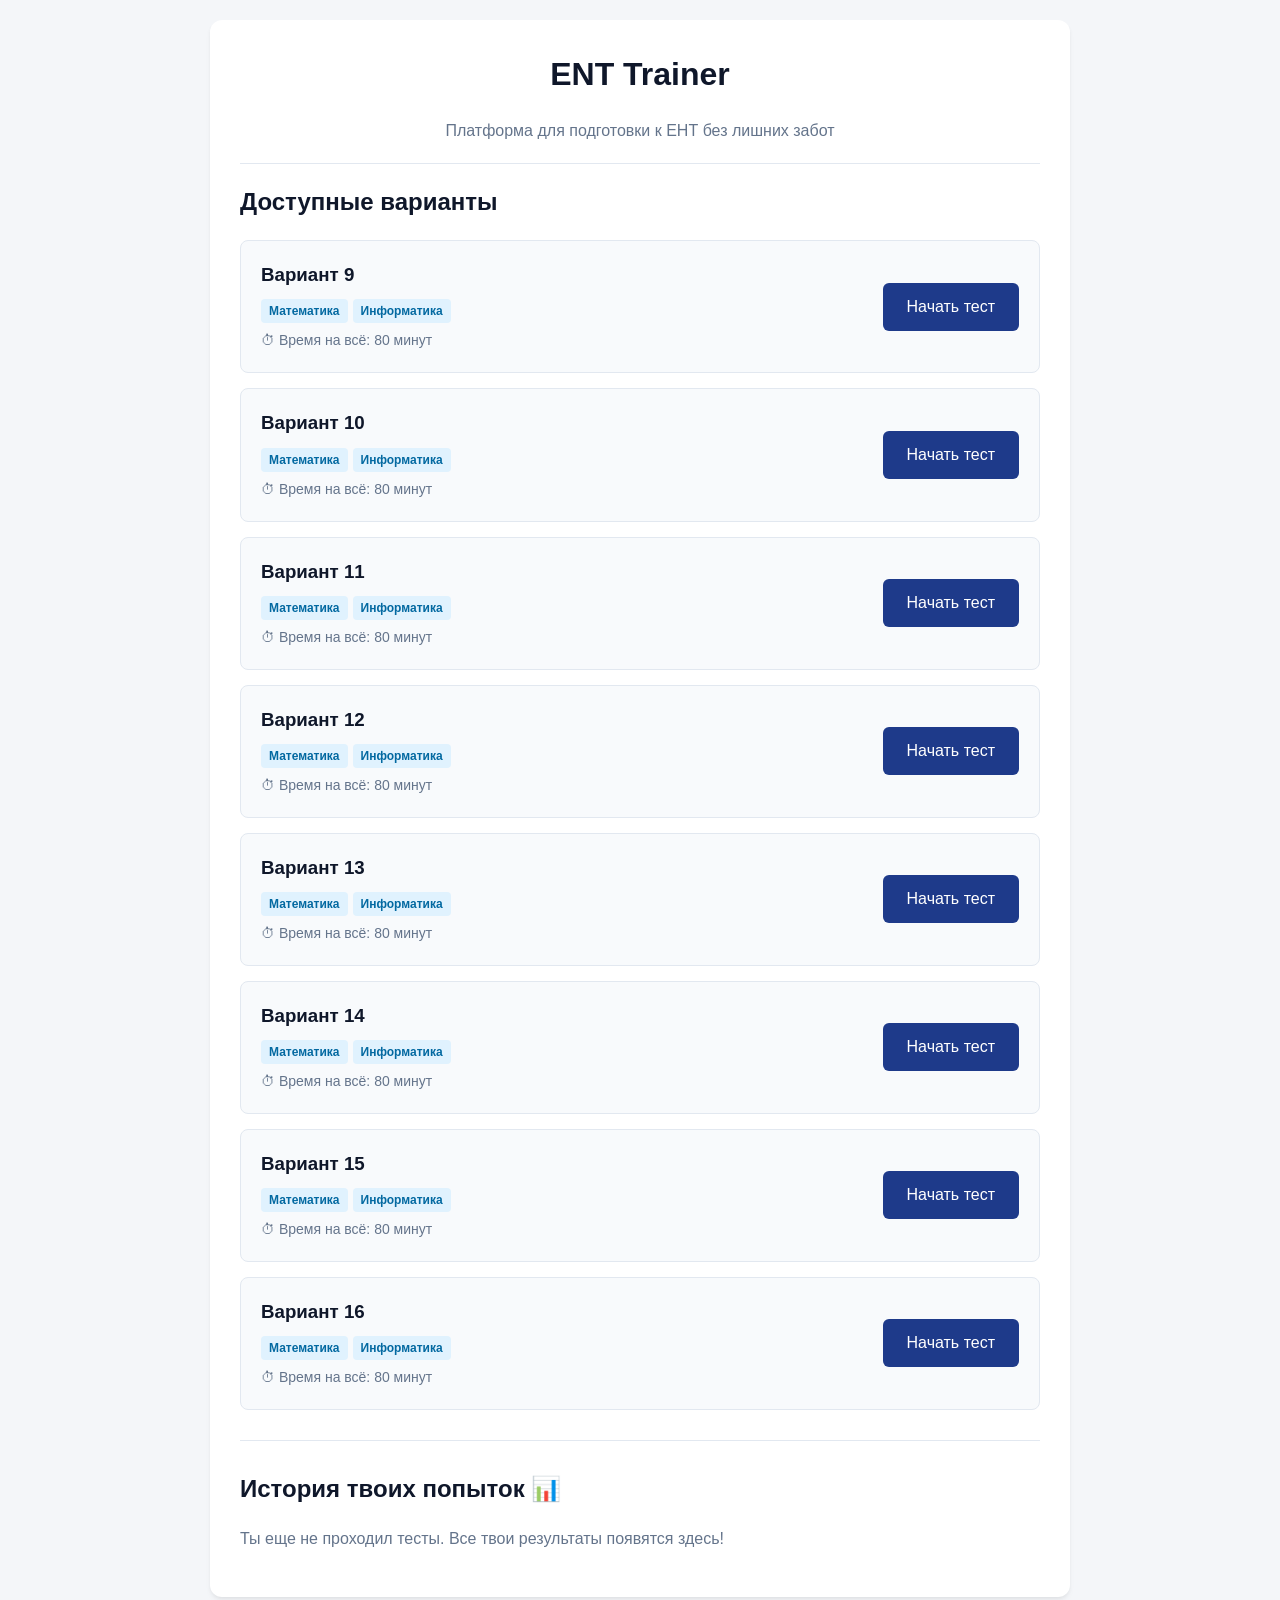
<file: index.html>
<!DOCTYPE html>
<html lang="ru">
<head>
    <meta charset="UTF-8">
    <meta name="viewport" content="width=device-width, initial-scale=1.0">
    <title>ENT Trainer - Главная</title>
    <link rel="stylesheet" href="style.css">
</head>
<body>
    <div class="container">
        <h1 style="text-align: center;">ENT Trainer </h1>
        <p style="text-align: center; color: #64748b;">Платформа для подготовки к ЕНТ без лишних забот</p>
        <hr style="border: 0; border-top: 1px solid #e2e8f0; margin: 20px 0;">
        
        <h2>Доступные варианты</h2>
        <div id="test-list">
            <p>Загрузка доступных тестов...</p>
        </div>

        <hr style="border: 0; border-top: 1px solid #e2e8f0; margin: 30px 0;">

        <div id="analytics-section" style="display: none; background: #f8fafc; padding: 25px; border-radius: 12px; border: 1px solid #e2e8f0; margin-bottom: 30px;">
            <div style="display: flex; justify-content: space-between; align-items: center; margin-bottom: 20px;">
                <h2 style="margin: 0;">Твоя аналитика прогресса 📈</h2>
                <button onclick="clearHistory()" style="background: #ef4444; color: white; border: none; padding: 6px 12px; border-radius: 6px; font-size: 13px; font-weight: bold; cursor: pointer;">
                    Сбросить историю
                </button>
            </div>
            
            <div style="font-size: 20px; margin-bottom: 20px;">
                Общий средний результат: <b id="avg-global-percent" style="color: var(--primary);">0%</b>
            </div>

            <div id="subject-progress-bars"></div>
        </div>

        <h2>История твоих попыток 📊</h2>
        <div id="history-container">
            <p style="color: #64748b;">Ты еще не проходил тесты. Все твои результаты появятся здесь!</p>
        </div>
    </div>

    <script>
        const fallbackTests = [
            { id: "variant-9", title: "Вариант 9", subjects: ["Математика", "Информатика"], timeLimit: 80 }
        ];

        async function loadTests() {
            try {
                const response = await fetch('tests/list.json');
                const tests = await response.json();
                renderTests(tests);
            } catch (error) {
                renderTests(fallbackTests);
            }
        }

        function renderTests(tests) {
            const container = document.getElementById('test-list');
            if(!tests || tests.length === 0) {
                container.innerHTML = '<p>Доступных вариантов пока нет.</p>';
                return;
            }
            container.innerHTML = tests.map(test => `
                <div style="background: #f8fafc; padding: 20px; border-radius: 8px; margin-bottom: 15px; display: flex; justify-content: space-between; align-items: center; border: 1px solid #e2e8f0;">
                    <div>
                        <h3 style="margin: 0 0 10px 0;">${test.title}</h3>
                        <div style="display: flex; gap: 5px; flex-wrap: wrap; margin-bottom: 5px;">
                            ${test.subjects.map(sub => `<span style="background: #e0f2fe; color: #0369a1; padding: 3px 8px; border-radius: 4px; font-size: 12px; font-weight: bold;">${sub}</span>`).join('')}
                        </div>
                        <span style="color: #64748b; font-size: 14px;">⏱ Время на всё: ${test.timeLimit} минут</span>
                    </div>
                    <a href="test.html?id=${test.id}" class="btn">Начать тест</a>
                </div>
            `).join('');
        }

        function loadHistoryAndAnalytics() {
            const historyRaw = localStorage.getItem('ent_trainer_history');
            const container = document.getElementById('history-container');
            const analyticsSection = document.getElementById('analytics-section');

            if (!historyRaw) return;

            let history = JSON.parse(historyRaw);
            
            // ТОТАЛЬНАЯ ФИЛЬТРАЦИЯ: Удаляем пустышки и незаполненные тесты прямо из памяти
            history = history.filter(attempt => {
                if (!attempt || !attempt.questions || !attempt.userAnswers || !attempt.date) return false;
                // Если вообще нет ответов (длина объекта ключей равна 0) — это мусор, удаляем
                if (Object.keys(attempt.userAnswers).length === 0) return false;
                return true;
            });

            // Удаляем дубликаты по attemptId (новая система)
            const seenIds = new Set();
            history = history.filter(attempt => {
                if (attempt.attemptId && seenIds.has(attempt.attemptId)) return false;
                if (attempt.attemptId) seenIds.add(attempt.attemptId);
                return true;
            });

            // Синхронизируем очищенную историю обратно в LocalStorage, чтобы вырезать мусор навсегда
            localStorage.setItem('ent_trainer_history', JSON.stringify(history));

            if (history.length === 0) {
                analyticsSection.style.display = 'none';
                container.innerHTML = '<p style="color: #64748b;">Ты еще не проходил тесты. Все твои результаты появятся здесь!</p>';
                return;
            }

            analyticsSection.style.display = 'block';

            let totalGlobalScore = 0;
            let totalGlobalMax = 0;
            const globalSubjectStats = {};
            const uniqueHistory = [];
            const seenDisplayIds = new Set();

            history.forEach(item => {
                // Используем attemptId для дедупликации (если есть), иначе используем дату
                const id = item.attemptId || item.date;
                if (!seenDisplayIds.has(id)) {
                    seenDisplayIds.add(id);
                    uniqueHistory.push(item);
                }
            });

            const reversedHistory = [...uniqueHistory].reverse();

            let historyHtml = `
                <table style="width: 100%; border-collapse: collapse; margin-top: 15px; text-align: left;">
                    <thead>
                        <tr style="background: #f1f5f9; border-bottom: 2px solid #e2e8f0;">
                            <th style="padding: 12px;">Дата и время</th>
                            <th style="padding: 12px;">Название теста</th>
                            <th style="padding: 12px;">Набранный балл</th>
                            <th style="padding: 12px;">Процент</th>
                        </tr>
                    </thead>
                    <tbody>
            `;

            reversedHistory.forEach(attempt => {
                let attemptScore = 0;
                let attemptMax = 0;

                attempt.questions.forEach(q => {
                    const userAns = attempt.userAnswers[q.id];
                    const correctAns = q.answer;
                    let maxQScore = q.type === 'multiple' ? 2 : 1;
                    
                    let questionScore = 0;
                    if (q.type === 'multiple') {
                        const userSet = new Set(Array.isArray(userAns) ? userAns : []);
                        const correctSet = new Set(Array.isArray(correctAns) ? correctAns : []);
                        const missed = [...correctSet].filter(x => !userSet.has(x)).length;
                        const extra = [...userSet].filter(x => !correctSet.has(x)).length;
                        const totalErrors = missed + extra;

                        if (totalErrors === 0) questionScore = 2;
                        else if (totalErrors === 1) questionScore = 1;
                    } else {
                        if (userAns !== undefined && userAns === correctAns) questionScore = 1;
                    }

                    attemptScore += questionScore;
                    attemptMax += maxQScore;

                    if (!globalSubjectStats[q.subject]) {
                        globalSubjectStats[q.subject] = { score: 0, max: 0 };
                    }
                    globalSubjectStats[q.subject].score += questionScore;
                    globalSubjectStats[q.subject].max += maxQScore;
                });

                totalGlobalScore += attemptScore;
                totalGlobalMax += attemptMax;

                const percent = Math.round((attemptScore / attemptMax) * 100) || 0;

                historyHtml += `
                    <tr style="border-bottom: 1px solid #e2e8f0;">
                        <td style="padding: 12px; color: #64748b; font-size: 14px;">${attempt.date}</td>
                        <td style="padding: 12px; font-weight: 500;">${attempt.title}</td>
                        <td style="padding: 12px; font-weight: bold; color: #2563eb;">${attemptScore} из ${attemptMax}</td>
                        <td style="padding: 12px;"><span style="background: #dcfce7; color: #15803d; padding: 3px 8px; border-radius: 12px; font-size: 13px; font-weight: bold;">${percent}%</span></td>
                    </tr>
                `;
            });

            historyHtml += `</tbody></table>`;
            container.innerHTML = historyHtml;

            const globalPercent = Math.round((totalGlobalScore / totalGlobalMax) * 100) || 0;
            document.getElementById('avg-global-percent').textContent = `${globalPercent}%`;

            let progressBarsHtml = '';
            for (const sub in globalSubjectStats) {
                const subPercent = Math.round((globalSubjectStats[sub].score / globalSubjectStats[sub].max) * 100) || 0;
                progressBarsHtml += `
                    <div style="margin-bottom: 15px;">
                        <div style="display: flex; justify-content: space-between; font-size: 14px; font-weight: bold; margin-bottom: 5px; color: #475569;">
                            <span>${sub}</span>
                            <span>${subPercent}% (${globalSubjectStats[sub].score}/${globalSubjectStats[sub].max} б.)</span>
                        </div>
                        <div style="background: #e2e8f0; width: 100%; height: 10px; border-radius: 5px; overflow: hidden;">
                            <div style="background: #2563eb; width: ${subPercent}%; height: 100%; border-radius: 5px; transition: width 0.5s ease-in-out;"></div>
                        </div>
                    </div>
                `;
            }
            document.getElementById('subject-progress-bars').innerHTML = progressBarsHtml;
        }

        function clearHistory() {
            if (confirm('Ты уверен, что хочешь очистить всю историю попыток и обнулить графики?')) {
                localStorage.removeItem('ent_trainer_history');
                localStorage.removeItem('last_test_result');
                window.location.reload();
            }
        }

        window.onload = function() {
            loadTests();
            loadHistoryAndAnalytics();
        };
    </script>
</body>
</html>
</file>
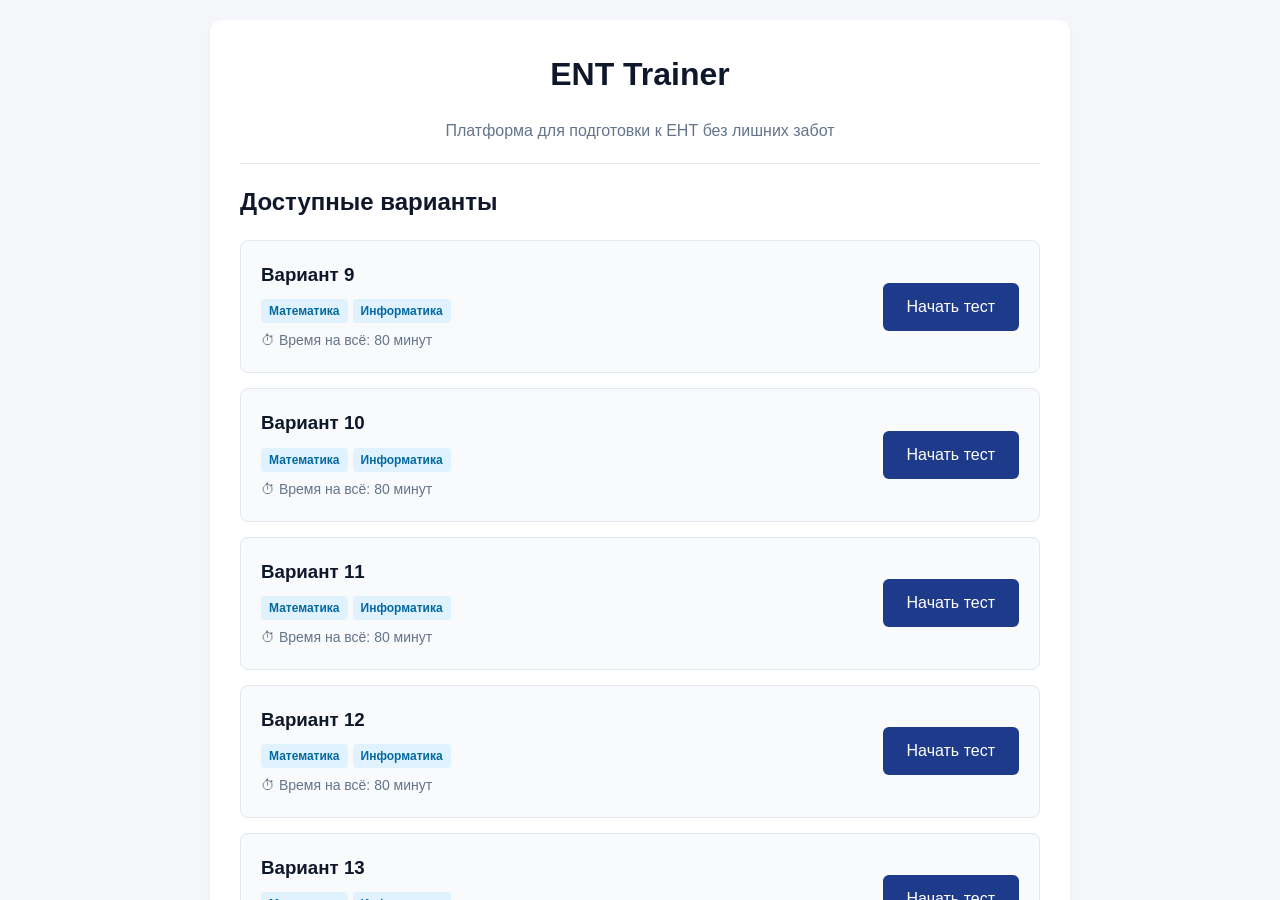
<file: result.html>
<!DOCTYPE html>
<html lang="ru">
<head>
    <meta charset="UTF-8">
    <meta name="viewport" content="width=device-width, initial-scale=1.0">
    <title>Результаты теста</title>
    <link rel="stylesheet" href="style.css">
</head>
<body>
    <div class="container">
        <h1 style="text-align: center; margin-bottom: 10px;">Результаты тестирования</h1>
        <h3 id="test-title" style="text-align: center; color: #64748b; margin-bottom: 30px;">---</h3>

        <div style="background: #f8fafc; padding: 20px; border-radius: 8px; text-align: center; margin-bottom: 30px; border: 1px solid #e2e8f0;">
            <div style="font-size: 24px; font-weight: bold;" id="score-text">Загрузка результатов...</div>
            <div style="font-size: 48px; font-weight: 900; color: #2563eb; margin: 10px 0;" id="percent-text">0%</div>
        </div>

        <h2>Детальный разбор</h2>
        <div id="review-container"></div>

        <div style="text-align: center; margin-top: 30px;">
            <a href="index.html" class="btn">На главную</a>
        </div>
    </div>

    <script>
        // Жесткий блок кнопки Назад
        history.pushState(null, null, window.location.href);

        window.addEventListener('popstate', function () {
            history.pushState(null, null, window.location.href);
            window.location.replace('index.html');
        });

        // Дополнительная защита: при загрузке страницы результатов, сразу очищаем ответы на тесте
        // чтобы при случайном возврате нельзя было дважды завершить
        function blockBackNavigation() {
            history.pushState(null, null, window.location.href);
        }

        // Блокируем при загрузке и при каждом возможном событии
        window.addEventListener('load', blockBackNavigation);
        window.addEventListener('pageshow', blockBackNavigation);
        window.addEventListener('pagehide', function() {
            // При попытке покинуть страницу - сбрасываем историю браузера
            history.pushState(null, null, window.location.href);
        });

        function loadResults() {
            try {
                const dataRaw = localStorage.getItem('last_test_result');
                if (!dataRaw) {
                    window.location.replace('index.html');
                    return;
                }

                const data = JSON.parse(dataRaw);
                document.getElementById('test-title').textContent = data.title || "Без названия";

                let totalScore = 0;
                let maxPossibleScore = 0;
                const subjectStats = {};
                const reviewContainer = document.getElementById('review-container');

                if (!data.questions || !Array.isArray(data.questions)) {
                    document.getElementById('score-text').textContent = "Ошибка: Данные повреждены.";
                    return;
                }

                const reviewHtml = data.questions.map((q, idx) => {
                    const userAns = data.userAnswers ? data.userAnswers[q.id] : undefined;
                    const correctAns = q.answer;
                    let questionScore = 0;
                    let maxQScore = q.type === 'multiple' ? 2 : 1;
                    
                    if (q.type === 'multiple') {
                        const userSet = new Set(Array.isArray(userAns) ? userAns : []);
                        const correctSet = new Set(Array.isArray(correctAns) ? correctAns : []);
                        
                        const missed = [...correctSet].filter(x => !userSet.has(x)).length;
                        const extra = [...userSet].filter(x => !correctSet.has(x)).length;
                        const totalErrors = missed + extra;

                        if (totalErrors === 0) questionScore = 2;
                        else if (totalErrors === 1) questionScore = 1;
                    } else {
                        if (userAns !== undefined && userAns === correctAns) questionScore = 1;
                    }

                    totalScore += questionScore;
                    maxPossibleScore += maxQScore;

                    const subjectName = q.subject || "Общие вопросы";
                    if (!subjectStats[subjectName]) {
                        subjectStats[subjectName] = { score: 0, max: 0 };
                    }
                    subjectStats[subjectName].score += questionScore;
                    subjectStats[subjectName].max += maxQScore;

                    const isCorrect = questionScore === maxQScore;
                    const isPartial = questionScore > 0 && questionScore < maxQScore;

                    let userAnswerText = 'Не отвечено';
                    if (q.type === 'multiple' && Array.isArray(userAns) && userAns.length > 0) {
                        userAnswerText = userAns.map(i => q.options[i] || 'Ошибка').join(', ');
                    } else if (q.type !== 'multiple' && userAns !== undefined) {
                        userAnswerText = q.options[userAns] || 'Не отвечено';
                    }

                    let correctAnswerText = q.type === 'multiple' && Array.isArray(correctAns)
                        ? correctAns.map(i => q.options[i]).join(', ')
                        : q.options[correctAns];

                    return `
                        <div class="review-item" style="background: #ffffff; padding: 15px; border-radius: 8px; margin-bottom: 15px; border: 1px solid #e2e8f0; border-left: 5px solid ${isCorrect ? '#10b981' : (isPartial ? '#f59e0b' : '#ef4444')}">
                            <div style="display: flex; justify-content: space-between; margin-bottom: 5px; font-size: 13px; color: #64748b;">
                                <span>Вопрос ${idx + 1} (${questionScore} из ${maxQScore} б.)</span>
                                <strong>${subjectName}</strong>
                            </div>
                            <strong>${q.question}</strong>
                            <div style="margin-top: 10px; font-size: 14px; line-height: 1.5;">
                                <span style="color: ${questionScore > 0 ? '#10b981' : '#ef4444'}"><b>Ваш ответ:</b> ${userAnswerText}</span><br>
                                <span style="color: #10b981"><b>Правильный ответ:</b> ${correctAnswerText}</span>
                            </div>
                        </div>
                    `;
                }).join('');

                let statsHtml = `<div style="display: grid; grid-template-columns: repeat(auto-fit, minmax(160px, 1fr)); gap: 15px; margin-top: 15px;">`;
                for (const sub in subjectStats) {
                    const subPercent = Math.round((subjectStats[sub].score / subjectStats[sub].max) * 100) || 0;
                    statsHtml += `
                        <div style="background: #ffffff; padding: 10px; border-radius: 6px; border: 1px solid #e2e8f0; text-align: center;">
                            <div style="font-weight: bold; font-size: 14px; color: #475569;">${sub}</div>
                            <div style="font-size: 18px; font-weight: bold; color: #2563eb; margin: 5px 0;">
                                ${subjectStats[sub].score} из ${subjectStats[sub].max} б.
                            </div>
                            <div style="font-size: 12px; color: #64748b;">${subPercent}%</div>
                        </div>
                    `;
                }
                statsHtml += `</div>`;

                const globalPercent = Math.round((totalScore / maxPossibleScore) * 100) || 0;
                
                document.getElementById('score-text').innerHTML = `
                    Общий балл: <b>${totalScore} из ${maxPossibleScore}</b>
                    ${statsHtml}
                `;
                document.getElementById('percent-text').textContent = `${globalPercent}%`;
                reviewContainer.innerHTML = reviewHtml;

            } catch (err) {
                console.error(err);
            }
        }

        window.onload = loadResults;
    </script>
</body>
</html>
</file>
<file: style.css>
:root {
    --bg-color: #f4f6f9;
    --text-color: #1e293b;
    --primary: #1e3a8a;
    --primary-hover: #172554;
    --success: #10b981;
    --danger: #ef4444;
    --card-bg: #ffffff;
}

body {
    font-family: -apple-system, BlinkMacSystemFont, "Segoe UI", Roboto, Helvetica, Arial, sans-serif;
    background-color: var(--bg-color);
    color: var(--text-color);
    margin: 0;
    padding: 20px;
    line-height: 1.5;
}

.container {
    max-width: 800px;
    margin: 0 auto;
    background: var(--card-bg);
    padding: 30px;
    border-radius: 12px;
    box-shadow: 0 4px 6px -1px rgba(0, 0, 0, 0.05), 0 2px 4px -1px rgba(0, 0, 0, 0.06);
}

h1, h2, h3 {
    color: #0f172a;
    margin-top: 0;
}

.btn {
    display: inline-block;
    background-color: var(--primary);
    color: white;
    padding: 12px 24px;
    border: none;
    border-radius: 6px;
    cursor: pointer;
    text-decoration: none;
    font-size: 16px;
    font-weight: 500;
    transition: background-color 0.2s;
    text-align: center;
}

.btn:hover {
    background-color: var(--primary-hover);
}

/* Стили для теста */
.timer-box {
    float: right;
    font-size: 20px;
    font-weight: bold;
    color: var(--danger);
    background: #fee2e2;
    padding: 5px 15px;
    border-radius: 20px;
}

.option-label {
    display: block;
    background: #f8fafc;
    padding: 15px;
    margin-bottom: 10px;
    border: 2px solid #e2e8f0;
    border-radius: 8px;
    cursor: pointer;
    transition: all 0.2s;
}

.option-label:hover {
    border-color: var(--primary);
    background: #eff6ff;
}

.option-label input {
    margin-right: 12px;
    transform: scale(1.2);
}

.navigation-tools {
    margin-top: 20px;
    display: flex;
    justify-content: space-between;
}

/* Разбор ошибок */
.review-item {
    padding: 20px;
    margin-bottom: 20px;
    border-radius: 8px;
    border-left: 5px solid #cbd5e1;
    background: #f8fafc;
}

.review-item.correct { border-left-color: var(--success); }
.review-item.incorrect { border-left-color: var(--danger); }
/* Добавь это в конец style.css */
.nav-grid {
    display: flex;
    flex-wrap: wrap;
    gap: 8px;
    margin-bottom: 25px;
    padding: 10px;
    background: #f1f5f9;
    border-radius: 8px;
}

.nav-item {
    width: 35px;
    height: 35px;
    display: flex;
    align-items: center;
    justify-content: center;
    border-radius: 6px;
    background: white;
    border: 1px solid #cbd5e1;
    font-size: 14px;
    font-weight: bold;
    cursor: pointer;
    transition: all 0.2s;
}

.nav-item.active {
    border: 2px solid var(--primary);
    color: var(--primary);
}

.nav-item.answered {
    background: var(--primary);
    color: white;
    border-color: var(--primary);
}

/* Стили для чекбоксов (множественный выбор) */
.option-label input[type="checkbox"] {
    border-radius: 4px; /* Квадратные для отличия */
}

.code-block {
    background: #f8fafc;
    border: 1px solid #e2e8f0;
    border-radius: 8px;
    padding: 15px;
    font-family: 'Courier New', Courier, monospace;
    font-size: 16px;
    line-height: 1.5;
    color: #1e293b;
    margin-bottom: 20px;
    white-space: pre-wrap; /* Сохраняет переносы и переносит длинные строки, если они не влезают */
    text-align: left;
}
</file>
